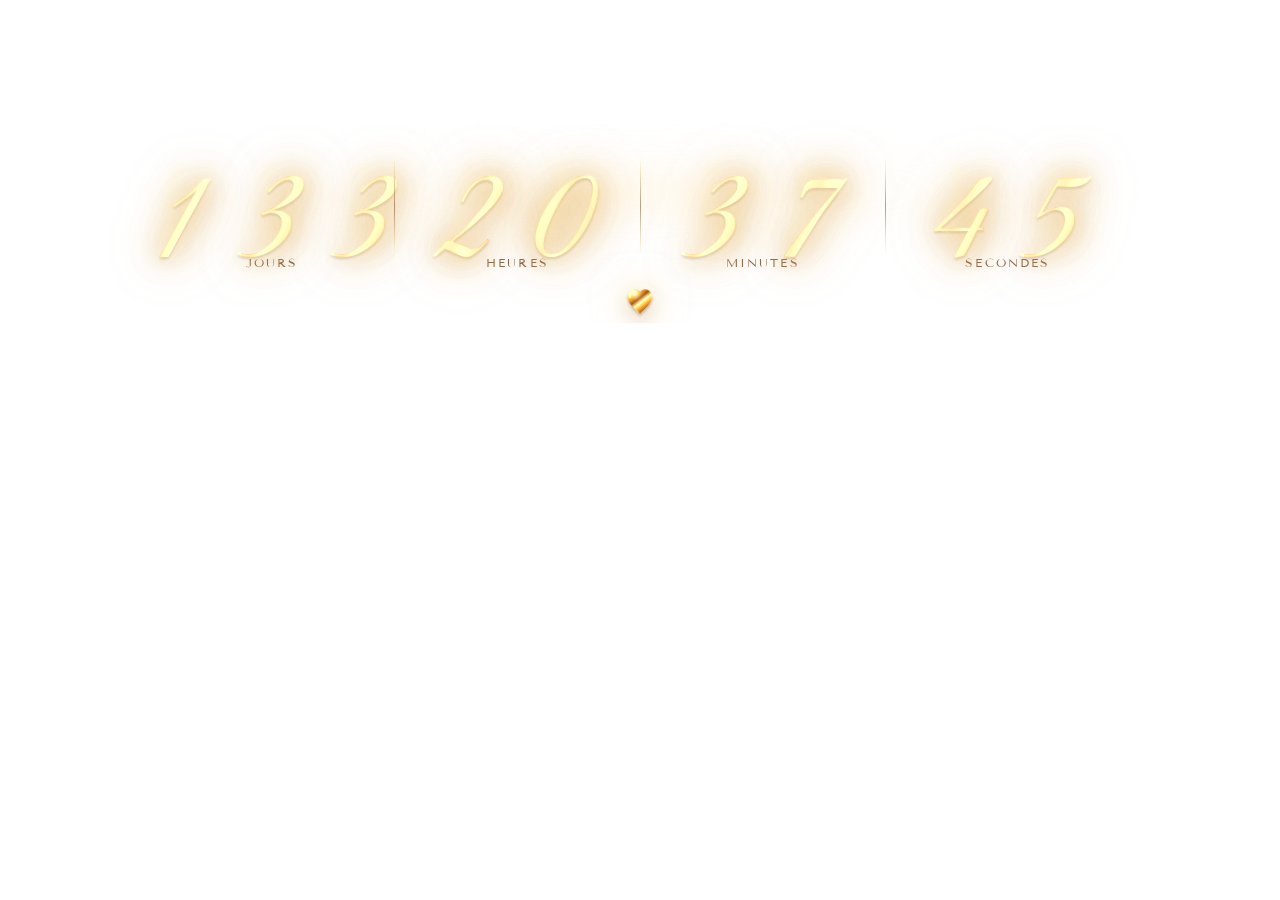
<file: countdown/index.html>
<!doctype html>
<html lang="fr">
<head>
<meta charset="utf-8" />
<meta name="viewport" content="width=device-width, initial-scale=1" />
<title>Eventia Signature · Compte à rebours</title>
<link href="https://fonts.googleapis.com/css2?family=Cormorant+Garamond:wght@500;600;700&family=Great+Vibes&family=Tenor+Sans&display=swap" rel="stylesheet">
<style>
:root{
  --gold-deep:#7a4519;
  --gold-mid:#b97828;
  --gold-light:#f2d58a;
  --gold-soft:#d9ad55;
  --brown:#6b3f1c;
  --line:rgba(176,124,52,.62);
  --gold-text:linear-gradient(115deg,#5b2f12 0%,#9a5a1f 12%,#f9dc8d 28%,#b87627 43%,#fff4bd 52%,#c88a31 62%,#7b4317 75%,#edc96e 88%,#5a2d10 100%);
}

*{box-sizing:border-box}
html,body{margin:0;width:100%;min-height:100%;background:transparent;color:var(--brown);overflow:hidden;}
body{display:grid;place-items:start center;padding-top:12vh;}
.stage{
  width:min(1040px,100vw);
  padding:34px clamp(14px,3vw,28px) 8px;
  position:relative;
  isolation:isolate;
  background:transparent;
}
.stage::before{
  content:"";
  position:absolute;
  left:2%;right:2%;top:8%;height:62%;
  z-index:-2;
  background:radial-gradient(ellipse at center,rgba(255,243,218,.58) 0%,rgba(255,248,236,.25) 42%,rgba(255,255,255,0) 72%);
  filter:blur(8px);
  opacity:.82;
  animation:haloBreath 7s ease-in-out infinite alternate;
}
@keyframes haloBreath{from{opacity:.48;transform:scale(.99)}to{opacity:.88;transform:scale(1.015)}}
.counter{
  display:grid;
  grid-template-columns:minmax(176px,1fr) 1px minmax(150px,1fr) 1px minmax(150px,1fr) 1px minmax(150px,1fr);
  align-items:center;
  width:100%;
  max-width:980px;
  margin:0 auto;
}
.sep{
  width:1px;
  height:96px;
  justify-self:center;
  background:linear-gradient(180deg,transparent 0%,rgba(217,173,85,.45) 18%,rgba(116,68,28,.7) 50%,rgba(217,173,85,.45) 82%,transparent 100%);
  opacity:.74;
}
.unit{
  min-width:0;
  text-align:center;
  padding:0 18px;
  position:relative;
}
.value{
  height:116px;
  display:flex;
  align-items:center;
  justify-content:center;
  gap:clamp(7px,1.2vw,15px);
  overflow:visible;
  white-space:nowrap;
}
.digit{
  position:relative;
  display:inline-grid;
  place-items:center;
  min-width:clamp(48px,7vw,78px);
  height:116px;
  padding:10px 2px 12px;
  overflow:visible;
  perspective:900px;
  transform-style:preserve-3d;
}
.digit span{
  display:block;
  font-family:'Chopin Script','ChopinScript','Great Vibes','Cormorant Garamond',serif;
  font-size:clamp(88px,12vw,138px);
  line-height:1;
  font-weight:400;
  letter-spacing:.025em;
  padding:.03em .02em .08em;
  overflow:visible;
  color:transparent;
  background:
    var(--gold-text);
  -webkit-background-clip:text;
  background-clip:text;
  filter:drop-shadow(0 2px 1px rgba(91,47,14,.24)) drop-shadow(0 0 20px rgba(211,154,58,.58)) brightness(1.1);
  text-shadow:0 0 1px rgba(255,244,196,.8),0 0 18px rgba(255,229,148,.5),0 0 32px rgba(188,130,46,.42),0 0 48px rgba(244,212,139,.22);
  transform-origin:center 54%;
  animation:goldBreath 5.8s ease-in-out infinite;
}
.digit::after{
  content:"";
  position:absolute;
  inset:18% 14%;
  background:linear-gradient(100deg,transparent 0%,rgba(255,238,177,.0) 32%,rgba(255,241,184,.42) 48%,rgba(255,241,184,.0) 64%,transparent 100%);
  mix-blend-mode:screen;
  opacity:.36;
  transform:translateX(-12%);
  pointer-events:none;
  animation:sheen 9.5s ease-in-out infinite;
}
@keyframes sheen{0%,100%{opacity:.28;transform:translateX(-18%)}45%{opacity:.46;transform:translateX(0)}70%{opacity:.68;transform:translateX(22%)}88%{opacity:.34;transform:translateX(38%)}}
@keyframes goldBreath{0%,100%{filter:drop-shadow(0 2px 1px rgba(91,47,14,.22)) drop-shadow(0 0 17px rgba(207,153,69,.44)) brightness(1.06);transform:translateY(0) scale(1)}50%{filter:drop-shadow(0 2px 1px rgba(91,47,14,.24)) drop-shadow(0 0 30px rgba(221,174,83,.7)) brightness(1.18);transform:translateY(-1px) scale(1.012)}}
.digit.flipping span{
  animation:goldBreath 5.8s ease-in-out infinite, elegantFlip .78s cubic-bezier(.18,.74,.14,1) 1;
}
@keyframes elegantFlip{
  0%{transform:rotateX(0deg) translateY(0) scale(1)}
  30%{transform:rotateX(-42deg) translateY(-3px) scale(.99)}
  62%{transform:rotateX(24deg) translateY(2px) scale(1.006)}
  100%{transform:rotateX(0deg) translateY(0) scale(1)}
}
.label{
  font-family:'Tenor Sans',serif;
  font-size:clamp(9px,1.05vw,12px);
  line-height:1.12;
  letter-spacing:.18em;
  text-transform:uppercase;
  color:rgba(104,64,29,.78);
  text-shadow:0 0 7px rgba(191,135,53,.13);
  font-weight:500;
  margin-top:-2px;
}
.heartWrap{
  position:relative;
  width:100%;
  max-width:980px;
  margin:18px auto 0;
  height:28px;
  pointer-events:none;
}
.goldHeart{
  position:absolute;
  left:50%;
  top:50%;
  width:30px;
  height:30px;
  overflow:visible;
  transform:translate(-50%,-50%);
  transform-origin:center 58%;
  filter:
    drop-shadow(0 2px 1px rgba(91,47,14,.28))
    drop-shadow(0 9px 9px rgba(92,52,17,.16))
    drop-shadow(0 0 18px rgba(224,174,78,.55))
    brightness(1.12) saturate(1.12);
  animation:heartBounce 3.6s cubic-bezier(.22,.76,.28,1) infinite;
}
@keyframes heartBounce{
  0%,100%{transform:translate(-50%,-50%) translateY(0) scale(.98);opacity:.95;filter:drop-shadow(0 2px 1px rgba(91,47,14,.26)) drop-shadow(0 9px 9px rgba(92,52,17,.14)) drop-shadow(0 0 16px rgba(224,174,78,.48)) brightness(1.08) saturate(1.08)}
  38%{transform:translate(-50%,-50%) translateY(-7px) scale(1.07);opacity:1;filter:drop-shadow(0 4px 2px rgba(91,47,14,.24)) drop-shadow(0 15px 13px rgba(92,52,17,.13)) drop-shadow(0 0 26px rgba(245,202,105,.72)) brightness(1.2) saturate(1.18)}
  58%{transform:translate(-50%,-50%) translateY(2px) scale(.96)}
  72%{transform:translate(-50%,-50%) translateY(-2px) scale(1.01)}
}
50%{transform:translate(-50%,-50%) scale(1.045);opacity:1}}
.particles{position:absolute;inset:0;pointer-events:none;overflow:hidden;z-index:-1;}
.p{
  position:absolute;
  width:2px;height:2px;border-radius:50%;
  background:rgba(173,116,38,.42);
  box-shadow:0 0 8px rgba(214,166,80,.38);
  opacity:0;
  animation:float var(--d) linear infinite;
}
.p:nth-child(3n){width:1.5px;height:1.5px;background:rgba(112,65,23,.28)}
.p:nth-child(4n){width:2.5px;height:2.5px;background:rgba(218,173,86,.35)}
@keyframes float{
  0%{transform:translateY(36px) translateX(0) scale(.8);opacity:0}
  20%{opacity:.42}
  70%{opacity:.34}
  100%{transform:translateY(-130px) translateX(var(--x)) scale(1.05);opacity:0}
}
@media(max-width:640px){
  body{padding-top:12vh;}
  .stage{
    width:100vw;
    max-width:100vw;
    padding:26px 12px 36px;
    overflow:visible;
  }
  .stage::before{left:0;right:0;top:10%;height:52%;filter:blur(7px)}
  .counter{
    width:100%;
    max-width:calc(100vw - 18px);
    grid-template-columns:minmax(128px,1.38fr) 1px minmax(76px,1fr) 1px minmax(76px,1fr) 1px minmax(80px,1fr);
    column-gap:0;
    overflow:visible;
  }
  .unit{padding:0 8px;overflow:visible;}
  .unit-0{padding-left:4px;padding-right:28px;}
  .unit-1,.unit-2{padding-left:13px;padding-right:13px;}
  .unit-3{padding-left:14px;padding-right:2px;}
  .sep{height:76px;align-self:center;transform:translateY(-2px);}
  .value{height:108px;gap:4px;overflow:visible;}
  .unit-0 .value{gap:6px;justify-content:center;}
  .unit-1 .value,.unit-2 .value,.unit-3 .value{justify-content:center;}
  .digit{
    min-width:32px;
    height:108px;
    padding:16px 1px 18px;
    overflow:visible;
  }
  .unit-0 .digit{min-width:33px;}
  .digit span{
    font-size:clamp(56px,14.7vw,74px);
    letter-spacing:.012em;
    padding:.09em .07em .16em;
    line-height:1.16;
    overflow:visible;
  }
  .label{font-size:8px;letter-spacing:.13em;margin-top:-3px;white-space:nowrap;}
  .heartWrap{margin-top:12px;max-width:calc(100vw - 18px);height:24px;}
  .goldHeart{width:22px;height:22px;}
}
@media(max-width:390px){
  .stage{padding-left:10px;padding-right:10px;}
  .counter{max-width:calc(100vw - 16px);grid-template-columns:minmax(122px,1.38fr) 1px minmax(72px,1fr) 1px minmax(72px,1fr) 1px minmax(76px,1fr);}
  .heartWrap{max-width:calc(100vw - 16px);height:24px;}
  .unit{padding-left:6px;padding-right:6px;}
  .unit-0{padding-left:3px;padding-right:26px;}
  .unit-1,.unit-2{padding-left:11px;padding-right:11px;}
  .unit-3{padding-left:12px;padding-right:1px;}
  .digit{min-width:30px;height:104px;}
  .unit-0 .digit{min-width:31px;}
  .digit span{font-size:clamp(52px,14.2vw,66px);padding:.1em .075em .17em;line-height:1.18;}
  .label{font-size:7.5px;letter-spacing:.12em;}
  .sep{height:70px;}
}
@media(max-width:360px){
  .counter{grid-template-columns:minmax(115px,1.34fr) 1px minmax(66px,1fr) 1px minmax(66px,1fr) 1px minmax(70px,1fr);}
  .unit-0{padding-right:23px;}
  .unit-1,.unit-2{padding-left:9px;padding-right:9px;}
  .unit-3{padding-left:10px;}
  .digit{min-width:28px;height:100px;}
  .unit-0 .digit{min-width:29px;}
  .digit span{font-size:48px;line-height:1.18;padding:.1em .075em .17em;}
  .label{font-size:7px;letter-spacing:.1em;}
}

/* EVENTIA V6 COMPACT: garder seulement un saut de ligne après le cœur */
.stage{padding-bottom:8px!important;}
.heartWrap{margin-bottom:0!important;}
</style>
</head>
<body>
<section class="stage" aria-label="Compte à rebours Eventia Signature">
  <div class="particles" id="particles"></div>
  <div class="counter" id="counter"></div>
  <div class="heartWrap" aria-hidden="true">
    <svg class="goldHeart" viewBox="0 0 64 58" role="img">
      <defs>
        <linearGradient id="heartGold" x1="12" y1="3" x2="54" y2="57" gradientUnits="userSpaceOnUse">
          <stop offset="0" stop-color="#fff8ce"/>
          <stop offset=".12" stop-color="#ffe9a4"/>
          <stop offset=".25" stop-color="#d99a34"/>
          <stop offset=".40" stop-color="#8a4c18"/>
          <stop offset=".53" stop-color="#fff0b2"/>
          <stop offset=".66" stop-color="#d99b36"/>
          <stop offset=".82" stop-color="#7b4215"/>
          <stop offset="1" stop-color="#f3cf74"/>
        </linearGradient>
        <radialGradient id="heartShine" cx="22" cy="13" r="25" gradientUnits="userSpaceOnUse">
          <stop offset="0" stop-color="#fffbe2" stop-opacity=".96"/>
          <stop offset=".30" stop-color="#fff1b4" stop-opacity=".44"/>
          <stop offset=".58" stop-color="#fff1b4" stop-opacity=".12"/>
          <stop offset="1" stop-color="#fff1b4" stop-opacity="0"/>
        </radialGradient>
        <linearGradient id="heartEdge" x1="7" y1="8" x2="58" y2="56" gradientUnits="userSpaceOnUse">
          <stop offset="0" stop-color="#fff3b8" stop-opacity=".9"/>
          <stop offset=".30" stop-color="#b46b21" stop-opacity=".7"/>
          <stop offset=".62" stop-color="#fff2b5" stop-opacity=".85"/>
          <stop offset="1" stop-color="#6f3812" stop-opacity=".9"/>
        </linearGradient>
        <filter id="heartInset" x="-20%" y="-20%" width="140%" height="140%">
          <feGaussianBlur in="SourceAlpha" stdDeviation="1.1" result="blur"/>
          <feOffset dx="0" dy="1" result="offset"/>
          <feComposite in="offset" in2="SourceAlpha" operator="arithmetic" k2="-1" k3="1" result="innerShadow"/>
          <feColorMatrix in="innerShadow" type="matrix" values="0 0 0 0 0.42 0 0 0 0 0.22 0 0 0 0 0.06 0 0 0 .45 0"/>
          <feBlend in="SourceGraphic" mode="multiply"/>
        </filter>
      </defs>
      <path d="M32 56C23.1 47.5 6 34.3 6 19.5C6 10.9 12.4 4.5 20.7 4.5C25.5 4.5 29.4 6.9 32 10.5C34.6 6.9 38.5 4.5 43.3 4.5C51.6 4.5 58 10.9 58 19.5C58 34.3 40.9 47.5 32 56Z" fill="url(#heartGold)" filter="url(#heartInset)"/>
      <path d="M32 56C23.1 47.5 6 34.3 6 19.5C6 10.9 12.4 4.5 20.7 4.5C25.5 4.5 29.4 6.9 32 10.5C34.6 6.9 38.5 4.5 43.3 4.5C51.6 4.5 58 10.9 58 19.5C58 34.3 40.9 47.5 32 56Z" fill="url(#heartShine)"/>
      <path d="M32 56C23.1 47.5 6 34.3 6 19.5C6 10.9 12.4 4.5 20.7 4.5C25.5 4.5 29.4 6.9 32 10.5C34.6 6.9 38.5 4.5 43.3 4.5C51.6 4.5 58 10.9 58 19.5C58 34.3 40.9 47.5 32 56Z" fill="none" stroke="url(#heartEdge)" stroke-width="1.7" opacity=".72"/>
      <path d="M18.8 10.2C13.3 11.7 10.5 15.9 11 21.1" fill="none" stroke="#fff8d2" stroke-width="3.2" stroke-linecap="round" opacity=".78"/>
      <path d="M40.8 9.4C46.7 9.9 52.3 14.7 52.2 21.1" fill="none" stroke="#7b4215" stroke-width="1.8" stroke-linecap="round" opacity=".2"/>
    </svg>
  </div>
</section>
<script>
// Modifie cette ligne pour programmer le compteur sur la date souhaitée.
const target = new Date('2027-04-17T15:00:00');
const labels = ['JOURS','HEURES','MINUTES','SECONDES'];
let previous = [];
const counter = document.getElementById('counter');
function splitDigits(v, min){return String(v).padStart(min,'0').split('')}
function values(){
  const diff = Math.max(0, target - new Date());
  const s = Math.floor(diff/1000);
  return [Math.floor(s/86400), Math.floor((s%86400)/3600), Math.floor((s%3600)/60), s%60];
}
function render(){
  const vals = values();
  counter.innerHTML = '';
  vals.forEach((val,i)=>{
    const unit = document.createElement('div');
    unit.className = 'unit unit-' + i;
    const value = document.createElement('div');
    value.className = 'value';
    const chars = splitDigits(val, i===0 ? 3 : 2);
    chars.forEach((ch,idx)=>{
      const d = document.createElement('div');
      d.className = 'digit';
      if(previous[i] && previous[i][idx] !== ch) d.classList.add('flipping');
      const sp = document.createElement('span');
      sp.textContent = ch;
      d.appendChild(sp);
      value.appendChild(d);
    });
    const lab = document.createElement('div');
    lab.className = 'label';
    lab.textContent = labels[i];
    unit.appendChild(value);
    unit.appendChild(lab);
    counter.appendChild(unit);
    if(i < 3){
      const sep = document.createElement('div');
      sep.className = 'sep';
      counter.appendChild(sep);
    }
  });
  previous = vals.map((v,i)=>splitDigits(v, i===0 ? 3 : 2));
}
function makeParticles(){
  const wrap = document.getElementById('particles');
  const total = window.innerWidth < 640 ? 26 : 34;
  for(let i=0;i<total;i++){
    const p = document.createElement('i');
    p.className = 'p';
    p.style.left = (4 + Math.random()*92) + '%';
    p.style.top = (24 + Math.random()*32) + '%';
    p.style.setProperty('--d', (12 + Math.random()*10) + 's');
    p.style.setProperty('--x', (-22 + Math.random()*44) + 'px');
    p.style.animationDelay = (-Math.random()*14) + 's';
    wrap.appendChild(p);
  }
}
makeParticles();
render();
setInterval(render,1000);
</script>
</body>
</html>
</file>
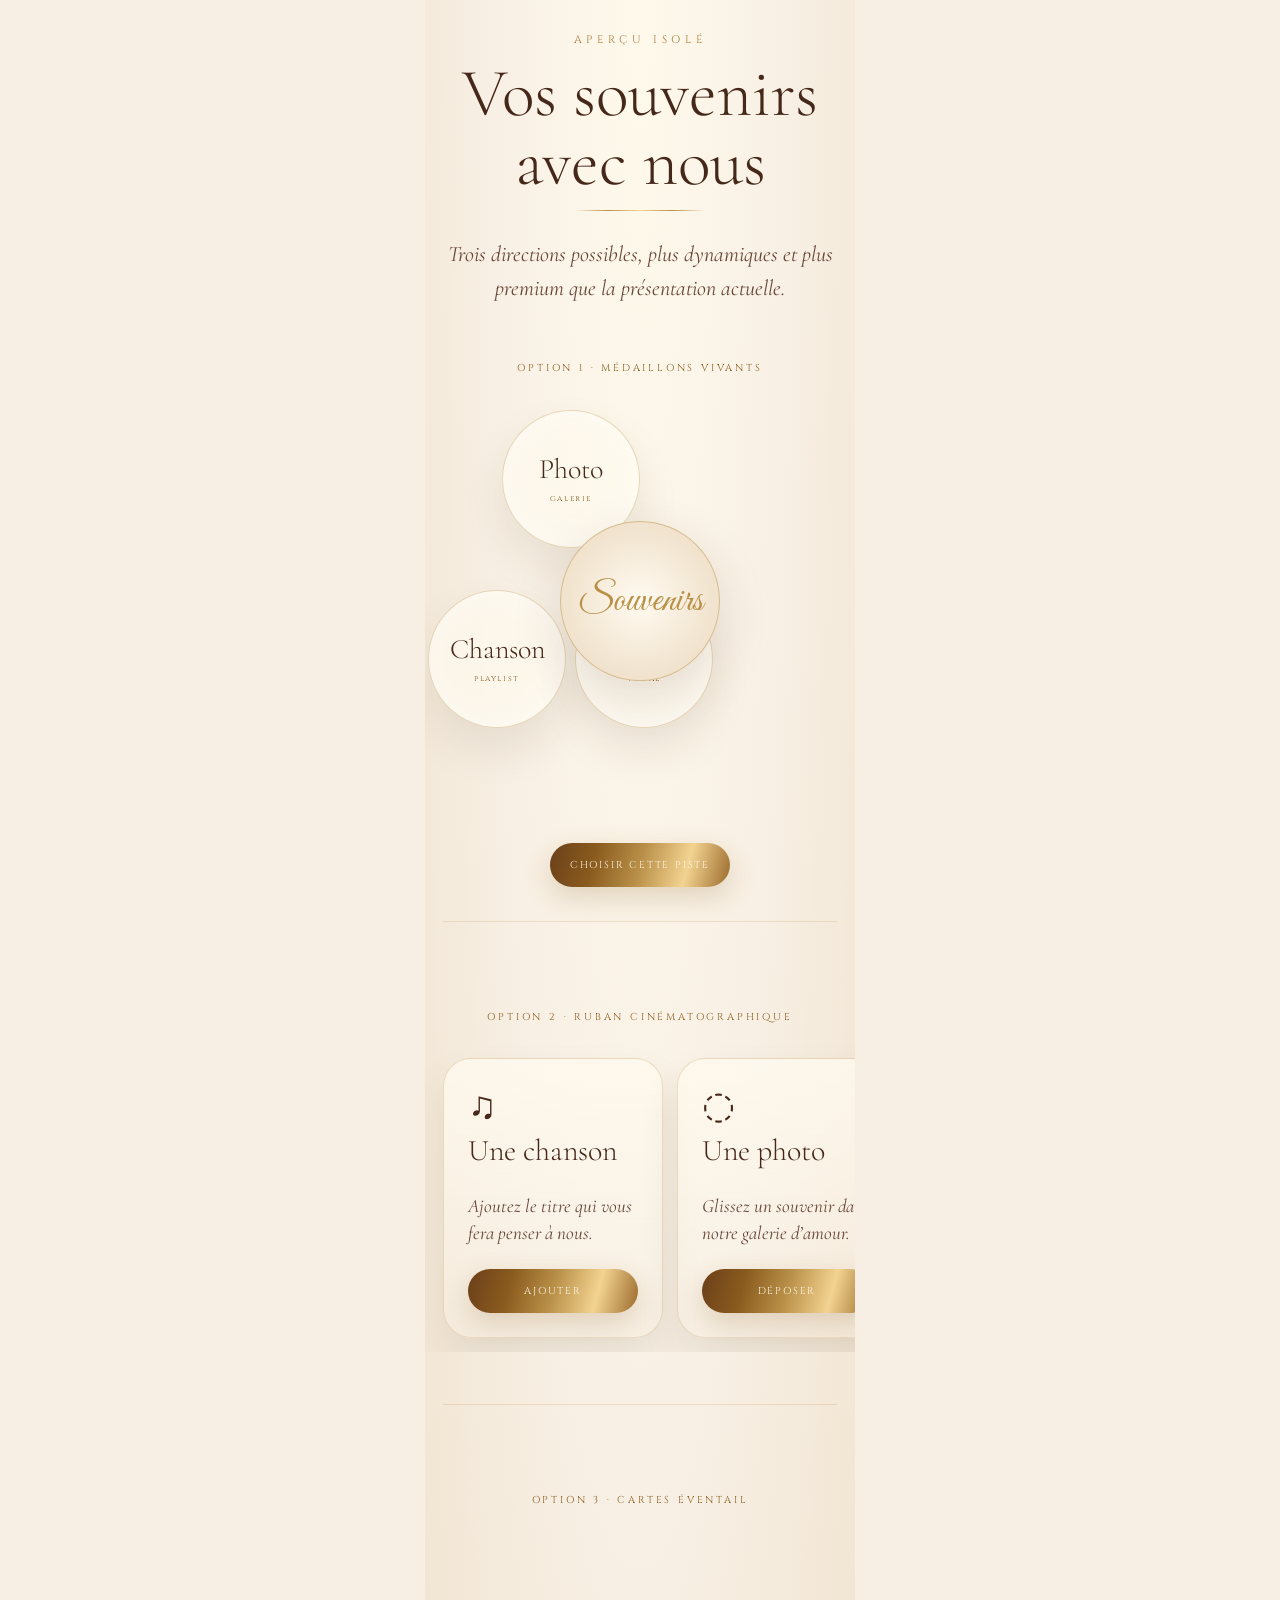
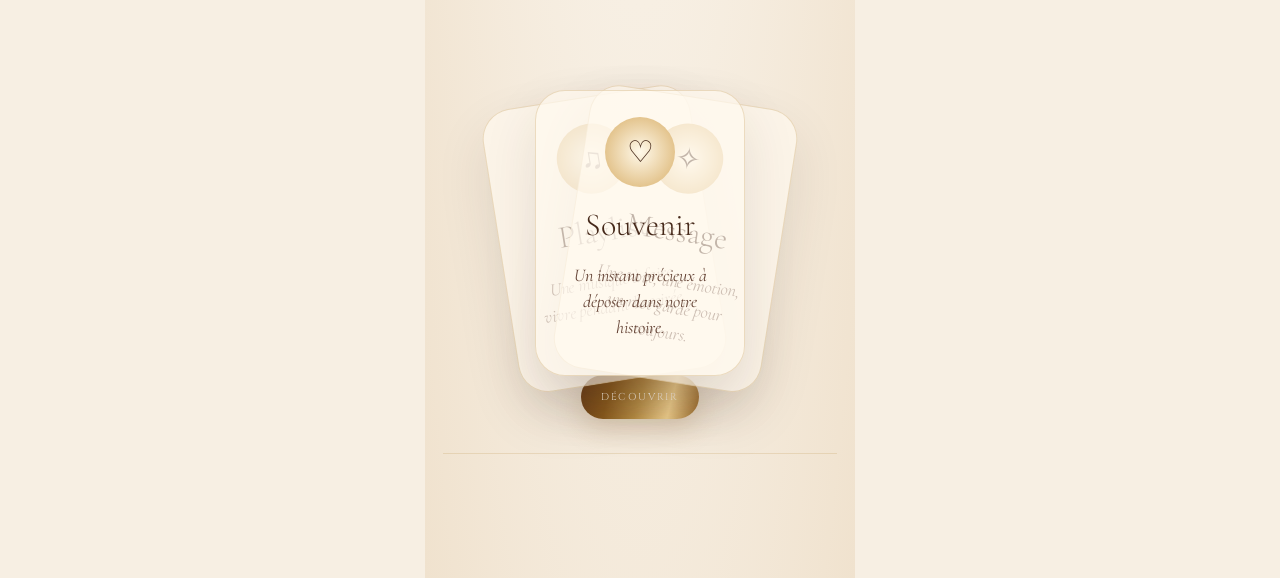
<file: souvenirs-options.html>
<!doctype html><html lang="fr"><head><meta charset="utf-8"><meta name="viewport" content="width=device-width,initial-scale=1"><title>Options Vos souvenirs avec nous</title><link href="https://fonts.googleapis.com/css2?family=Cinzel:wght@400;500&family=Cormorant+Garamond:ital,wght@0,300;0,400;1,300;1,400&family=Great+Vibes&display=swap" rel="stylesheet"><style>
*{box-sizing:border-box}body{margin:0;background:#F7EFE3;color:#452819;font-family:'Cormorant Garamond',serif}.phone{max-width:430px;margin:0 auto;background:radial-gradient(ellipse at 50% 0%,#fff9ec 0,#F7EFE3 52%,#f0e2ce 100%);min-height:100vh;padding:32px 18px 70px;overflow:hidden}.k{font-family:Cinzel,serif;font-size:11px;letter-spacing:.42em;color:#A77A35;text-align:center}.t{font-size:clamp(42px,12vw,68px);font-weight:300;line-height:1.02;text-align:center;margin:12px 0}.copy{font-style:italic;font-size:22px;line-height:1.55;text-align:center;color:#674638}.line{width:130px;height:1px;margin:0 auto 26px;background:linear-gradient(90deg,transparent,#B99048,#F3D391,#B99048,transparent)}section{margin:0 0 54px;padding:34px 0;border-bottom:1px solid rgba(185,144,72,.22)}.label{font-family:Cinzel,serif;font-size:10px;letter-spacing:.28em;color:#8A5B1E;text-align:center;margin:0 0 20px}.gold{background:linear-gradient(105deg,#6B3F1A,#8A5B1E,#B99048,#F3D391,#9A6A2C);color:#fff7e8;border:0;border-radius:999px;min-height:44px;padding:0 20px;font-family:Cinzel,serif;font-size:10px;letter-spacing:.18em;text-transform:uppercase;display:inline-flex;align-items:center;justify-content:center;text-decoration:none;box-shadow:0 10px 28px rgba(138,91,30,.22)}
/* option 1 */.orbital{position:relative;height:430px;margin-top:12px}.orb{position:absolute;left:50%;top:48%;width:138px;height:138px;margin:-69px;border-radius:50%;background:rgba(255,250,239,.64);border:1px solid rgba(185,144,72,.32);box-shadow:0 22px 45px rgba(69,40,25,.09),inset 0 0 28px rgba(255,255,255,.5);display:flex;align-items:center;justify-content:center;text-align:center;animation:float 5s ease-in-out infinite}.orb b{font-size:28px;font-weight:300;display:block}.orb small{font-family:Cinzel,serif;font-size:8px;letter-spacing:.2em;color:#8A5B1E}.orb:nth-child(1){transform:translate(-50%,-122px);animation-delay:0s}.orb:nth-child(2){transform:translate(-143px,58px);animation-delay:.4s}.orb:nth-child(3){transform:translate(4px,58px);animation-delay:.8s}.center-med{position:absolute;left:50%;top:48%;transform:translate(-50%,-50%);width:160px;height:160px;border-radius:50%;background:radial-gradient(circle,#fffaf0,#ead8bd);border:1px solid rgba(185,144,72,.48);display:grid;place-items:center;text-align:center;box-shadow:0 18px 52px rgba(69,40,25,.14)}.center-med span{font-family:Great Vibes,cursive;font-size:38px;color:#B99048}@keyframes float{0%,100%{margin-top:0}50%{margin-top:-10px}}
/* option 2 */.film{display:flex;gap:14px;overflow:hidden;margin:18px -18px;padding:14px 18px}.tile{min-width:220px;height:280px;border-radius:28px;background:linear-gradient(180deg,rgba(255,250,239,.78),rgba(247,239,227,.42));border:1px solid rgba(185,144,72,.26);box-shadow:0 22px 42px rgba(69,40,25,.09);padding:24px;display:flex;flex-direction:column;justify-content:space-between;animation:slide 18s linear infinite}.tile:nth-child(2){animation-delay:-6s}.tile:nth-child(3){animation-delay:-12s}.ico{font-size:38px}.tile h3{font-size:30px;font-weight:300;margin:0}.tile p{font-size:19px;font-style:italic;line-height:1.45;color:#674638}@keyframes slide{0%{transform:translateX(0)}50%{transform:translateX(-90px)}100%{transform:translateX(0)}}
/* option 3 */.fan{position:relative;height:430px;margin-top:16px}.card{position:absolute;left:50%;top:38%;width:210px;height:286px;margin-left:-105px;border-radius:30px;background:rgba(255,250,239,.68);border:1px solid rgba(185,144,72,.28);box-shadow:0 24px 54px rgba(69,40,25,.12);padding:26px;text-align:center;transition:.45s;animation:breathe 4.5s ease-in-out infinite}.card:nth-child(1){transform:rotate(-9deg) translateX(-36px);animation-delay:0s}.card:nth-child(2){transform:rotate(0deg);z-index:2;animation-delay:.4s}.card:nth-child(3){transform:rotate(9deg) translateX(36px);animation-delay:.8s}.card h3{font-size:32px;font-weight:300;margin:18px 0 10px}.card p{font-style:italic;font-size:18px;line-height:1.45;color:#674638}.round{width:70px;height:70px;border-radius:50%;margin:0 auto;background:radial-gradient(circle,#fff9ea,#D8AE67);display:grid;place-items:center;font-size:30px}@keyframes breathe{50%{margin-top:-10px}}
.choice{text-align:center;margin-top:18px}</style></head><body><main class="phone"><div class="k">APERÇU ISOLÉ</div><h1 class="t">Vos souvenirs avec nous</h1><div class="line"></div><p class="copy">Trois directions possibles, plus dynamiques et plus premium que la présentation actuelle.</p><section><div class="label">OPTION 1 · MÉDAILLONS VIVANTS</div><div class="orbital"><div class="orb"><div><b>Photo</b><small>galerie</small></div></div><div class="orb"><div><b>Chanson</b><small>playlist</small></div></div><div class="orb"><div><b>Message</b><small>vocal</small></div></div><div class="center-med"><span>Souvenirs</span></div></div><div class="choice"><a class="gold">Choisir cette piste</a></div></section><section><div class="label">OPTION 2 · RUBAN CINÉMATOGRAPHIQUE</div><div class="film"><article class="tile"><div class="ico">♫</div><h3>Une chanson</h3><p>Ajoutez le titre qui vous fera penser à nous.</p><a class="gold">Ajouter</a></article><article class="tile"><div class="ico">◌</div><h3>Une photo</h3><p>Glissez un souvenir dans notre galerie d’amour.</p><a class="gold">Déposer</a></article><article class="tile"><div class="ico">✦</div><h3>Un vocal</h3><p>Laissez quelques mots à écouter après la fête.</p><a class="gold">Parler</a></article></div></section><section><div class="label">OPTION 3 · CARTES ÉVENTAIL</div><div class="fan"><article class="card"><div class="round">♫</div><h3>Playlist</h3><p>Une musique à faire vivre pendant la soirée.</p></article><article class="card"><div class="round">♡</div><h3>Souvenir</h3><p>Un instant précieux à déposer dans notre histoire.</p></article><article class="card"><div class="round">✧</div><h3>Message</h3><p>Une voix, une émotion, un mot gardé pour toujours.</p></article></div><div class="choice"><a class="gold">Découvrir</a></div></section></main></body></html>
</file>
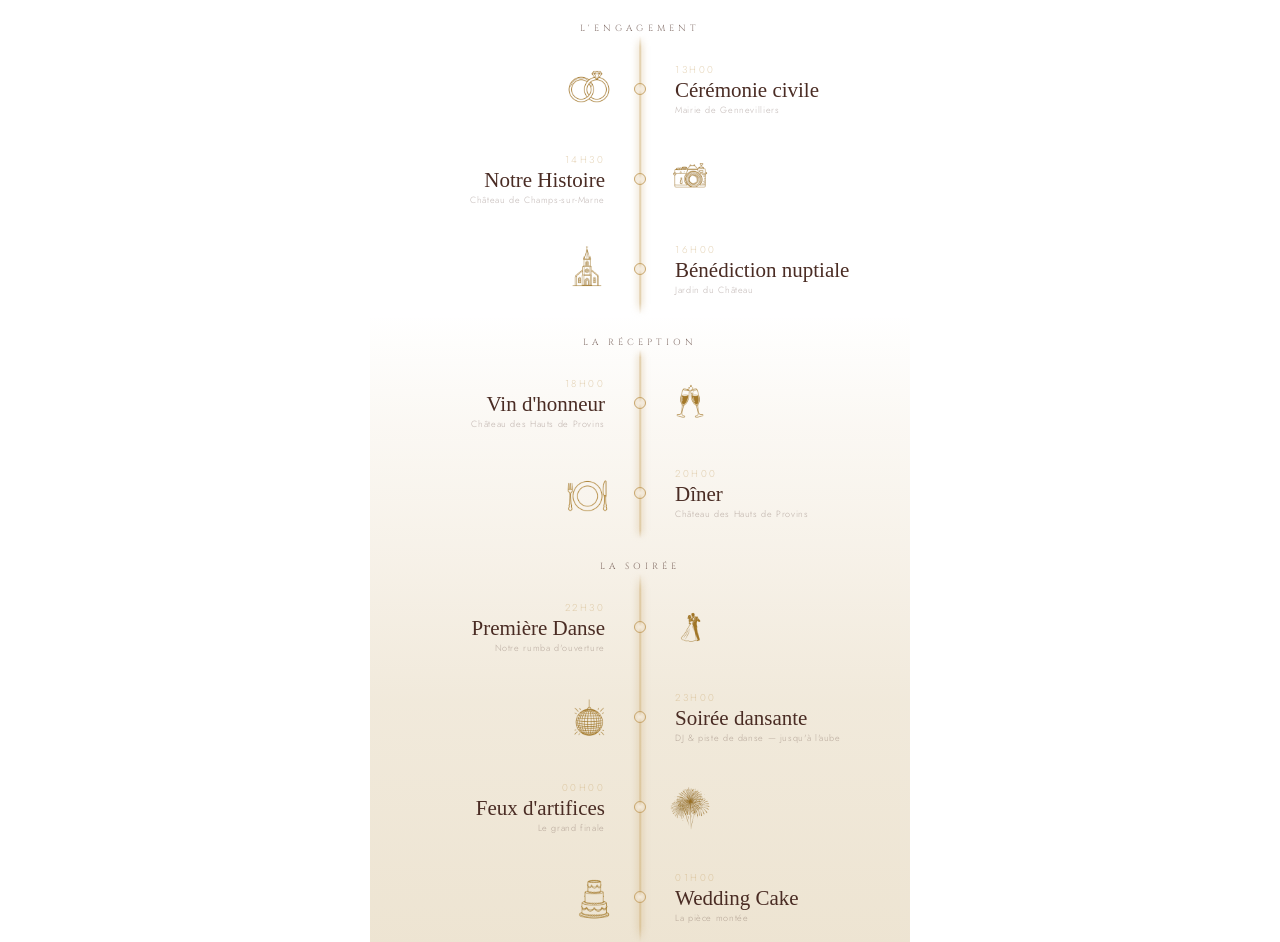
<file: timeline-B-v15c.html>
<!DOCTYPE html>
<html lang="fr">
<head>
<meta charset="UTF-8">
<meta name="viewport" content="width=device-width, initial-scale=1.0, maximum-scale=1.0">
<title>Programme du mariage</title>
<link href="https://fonts.googleapis.com/css2?family=Cinzel:wght@400&family=Jost:wght@200;300&display=swap" rel="stylesheet">
<link href="https://fonts.cdnfonts.com/css/chopin-script" rel="stylesheet">
<style>
*,*::before,*::after{margin:0;padding:0;box-sizing:border-box}
:root{--or:#C8A56A;--or-l:#D4B87A;--brun:#4A2C24}
body{font-family:'Jost',sans-serif;font-weight:200;color:var(--or);overflow-x:hidden;background:transparent}
.tl-page{max-width:540px;margin:0 auto}

.tl-section{position:relative;z-index:1;background:transparent}
.tl-section.s-reception{background:linear-gradient(180deg,transparent,rgba(200,165,106,.08) 50%,rgba(200,165,106,.14))}
.tl-section.s-soiree{background:linear-gradient(180deg,rgba(200,165,106,.14),rgba(185,148,76,.2) 40%,rgba(185,148,76,.25))}
.tl-section.s-lendemain{display:none!important}
.tl-section::before,.tl-section::after{display:none!important}

/* LABEL */
.tl-lbl{
  text-align:center;padding:22px 40px 2px;
  font-family:'Cinzel',serif;font-size:9px;
  letter-spacing:.45em;text-transform:uppercase;
  color:var(--brun);opacity:0;
  transition:opacity .9s ease,transform .9s ease;
  transform:translateY(10px);
}
.tl-lbl.vis{opacity:.65;transform:translateY(0)}

/* WRAP */
.tl-wrap{position:relative;padding:8px 0 0}

/* AXE */
.tl-axis{
  position:absolute;left:50%;top:0;bottom:0;
  width:1.5px;transform:translateX(-50%);
  z-index:1;overflow:visible;
  animation:lB 4s ease-in-out infinite;
}
.tl-axis::before{
  content:'';position:absolute;inset:0;
  background:linear-gradient(180deg,transparent,rgba(200,165,106,.45) 4%,rgba(200,165,106,.45) 96%,transparent);
}
.tl-axis::after{
  content:'';position:absolute;left:-2px;top:0;right:-2px;bottom:0;
  background:linear-gradient(180deg,transparent,rgba(200,165,106,.3) 4%,rgba(200,165,106,.3) 96%,transparent);
  filter:blur(3px);animation:gB 4s ease-in-out infinite;mix-blend-mode:screen;
}
@keyframes lB{0%,100%{width:1.5px;opacity:.7}50%{width:2.5px;opacity:1}}
@keyframes gB{0%,100%{opacity:0}50%{opacity:.8}}

/* GOUTTE */
.drop-wrap{position:absolute;left:50%;top:0;bottom:0;width:0;transform:translateX(-50%);z-index:3;pointer-events:none;overflow:visible}
.drop{
  position:absolute;left:50%;transform:translateX(-50%);
  width:6px;height:6px;border-radius:50%;
  background:radial-gradient(circle,#fff,var(--or-l) 40%,var(--or));
  box-shadow:0 0 8px 3px rgba(200,165,106,.9),0 0 20px 6px rgba(200,165,106,.4);
  animation:dF var(--fd,9s) ease-in-out var(--fde,0s) infinite;opacity:0;
}
.drop::after{
  content:'';position:absolute;left:50%;transform:translateX(-50%);
  top:-22px;width:2px;height:22px;
  background:linear-gradient(transparent,rgba(200,165,106,.55));
  filter:blur(.4px);
}
@keyframes dF{
  0%{top:-3%;opacity:0;transform:translateX(-50%) scale(.4)}
  6%{opacity:1;transform:translateX(-50%) scale(1)}
  92%{opacity:.85}100%{top:103%;opacity:0;transform:translateX(-50%) scale(.6)}
}

/* ════════════════════════════════════════
   ITEM — hauteur FIXE 90px, pas de flex stretch
   Le dot est en position:absolute centré
   ════════════════════════════════════════ */
.tl-item{
  display:grid;
  grid-template-columns:1fr 44px 1fr;
  height:90px;
  padding:0 10px;
  position:relative;z-index:2;opacity:0;
  overflow:visible;
}
.tl-item.l{transform:translateX(-26px)}
.tl-item.r{transform:translateX(26px)}
.tl-item{transition:opacity .85s cubic-bezier(.16,1,.3,1),transform .85s cubic-bezier(.16,1,.3,1)}
.tl-item.vis{opacity:1;transform:translateX(0)}

/* Ordres */
.tl-item.l .col-icon{order:0;display:flex;align-items:center;justify-content:flex-end}
.tl-item.l .col-dot {order:1}
.tl-item.l .col-text{order:2;padding-left:13px;text-align:left}
.tl-item.r .col-text{order:0;padding-right:13px;text-align:right}
.tl-item.r .col-dot {order:1}
.tl-item.r .col-icon{order:2;display:flex;align-items:center;justify-content:flex-start}

/* COL-TEXT : centrage vertical dans la hauteur fixe */
.col-text{
  display:flex;flex-direction:column;
  justify-content:center;
  height:100%;overflow:hidden;
}

/* COL-DOT : absolu parfaitement centré */
.col-dot{
  position:relative;
  height:100%;
}
.dot{
  position:absolute;
  top:50%;left:50%;
  transform:translate(-50%,-50%);
  width:12px;height:12px;border-radius:50%;
  border:1.5px solid var(--or);
  background:radial-gradient(circle,rgba(247,239,227,.95),rgba(200,165,106,.15));
  animation:dB 4s ease-in-out var(--dd,0s) infinite;
  transition:all .4s cubic-bezier(.16,1,.3,1);
  z-index:5;
}
@keyframes dB{
  0%,100%{box-shadow:0 0 0 0 rgba(200,165,106,0),0 0 4px rgba(200,165,106,.2);border-color:rgba(200,165,106,.6)}
  50%{box-shadow:0 0 0 4px rgba(200,165,106,.12),0 0 12px rgba(200,165,106,.55);border-color:rgba(200,165,106,1)}
}
.dot::before,.dot::after{content:'';position:absolute;border-radius:50%;border:.4px solid var(--or);opacity:0}
.dot::before{top:-7px;left:-7px;width:26px;height:26px;animation:rP 2.8s ease-in-out infinite}
.dot::after{top:-13px;left:-13px;width:38px;height:38px;animation:rP 2.8s ease-in-out .9s infinite}
@keyframes rP{0%,100%{transform:scale(.6);opacity:0}50%{transform:scale(1);opacity:.18}}
.dot.lit{
  background:radial-gradient(circle,#fff,var(--or-l) 50%,var(--or));
  border-color:var(--or-l);
  box-shadow:0 0 0 5px rgba(200,165,106,.15),0 0 18px rgba(200,165,106,.85),0 0 34px rgba(200,165,106,.3);
}
.tl-item:hover .dot{
  background:radial-gradient(circle,var(--or-l),var(--or));
  border-color:var(--or-l);
  box-shadow:0 0 0 5px rgba(200,165,106,.12),0 0 20px rgba(200,165,106,.8),0 0 40px rgba(200,165,106,.2);
}
.tl-item:hover .dot::before{animation:none;opacity:.35;transform:scale(1)}
.tl-item:hover .dot::after{animation:none;opacity:.14;transform:scale(1)}

/* ICÔNE */
.icon-img{
  width:56px;height:56px;object-fit:contain;
  opacity:0;transform:scale(.8) rotate(-6deg);
  transition:opacity .7s cubic-bezier(.34,1.56,.64,1),transform .7s cubic-bezier(.34,1.56,.64,1),filter .4s ease;
  transition-delay:.18s;
  position:relative;z-index:1;
}
.tl-item.vis .icon-img{opacity:1;transform:scale(1) rotate(0deg)}
.tl-item:hover .icon-img{
  filter:drop-shadow(0 0 7px rgba(200,165,106,.9)) brightness(1.05);
  transform:scale(1.1) rotate(0deg);
}

/* TEXTES */
.tl-time{font-size:10px;letter-spacing:2.5px;text-transform:uppercase;opacity:.47;margin-bottom:2px;font-weight:300}
.tl-label{
  font-family:'Chopin Script',cursive;
  font-size:21px;font-weight:400;
  line-height:1.1;white-space:nowrap;
  color:var(--brun);
  transition:text-shadow .4s ease;
}
.tl-item:hover .tl-label{text-shadow:0 0 18px rgba(200,165,106,.55)}
.tl-place{font-size:9px;letter-spacing:.07em;color:var(--brun);opacity:.33;margin-top:2px;font-weight:300;line-height:1.3}

::-webkit-scrollbar{width:2px}
::-webkit-scrollbar-thumb{background:rgba(200,165,106,.3)}
</style>
<style>html,body{overflow:hidden!important;scrollbar-width:none!important}::-webkit-scrollbar{display:none!important}</style>
<style id="eventia-v18-timeline-stability">html,body{margin:0!important;overflow:hidden!important;background:transparent!important;-webkit-text-size-adjust:100%;scrollbar-width:none!important;}body::-webkit-scrollbar{display:none!important}*,*::before,*::after{box-sizing:border-box}.timeline,.timeline *{max-width:100%;}</style>


<style id="timeline-v39-no-lendemain">html,body{background:transparent!important;overflow:hidden!important}.tl-section.s-lendemain{display:none!important}.tl-page{padding-bottom:0!important;margin-bottom:0!important}.tl-section:last-of-type{padding-bottom:0!important;margin-bottom:0!important}</style><style id="timeline-v44-clean-no-lendemain">.tl-section.s-lendemain{display:none!important}html,body{background:transparent!important;overflow:hidden!important}.tl-page{padding-bottom:0!important;margin-bottom:0!important}.tl-section:last-of-type{padding-bottom:0!important;margin-bottom:0!important}</style></head>
<body>
<div class="tl-page">

  <div class="tl-section s-engagement">
    <p class="tl-lbl">L'engagement</p>
    <div class="tl-wrap" id="w1">
      <div class="tl-axis"></div>
      <div class="drop-wrap" id="d1"></div>
      
      <div class="tl-item l">
        <div class="col-icon"><img class="icon-img" src="[data-uri]" alt="Cérémonie civile"></div>
        <div class="col-dot"><div class="dot" style="--dd:0s"></div></div>
        <div class="col-text">
          <p class="tl-time">13h00</p>
          <p class="tl-label">Cérémonie civile</p>
          <p class="tl-place">Mairie de Gennevilliers</p>
        </div>
      </div>
      
      <div class="tl-item r">
        <div class="col-text">
          <p class="tl-time">14h30</p>
          <p class="tl-label">Notre Histoire</p>
          <p class="tl-place">Château de Champs-sur-Marne</p>
        </div>
        <div class="col-dot"><div class="dot" style="--dd:0.6s"></div></div>
        <div class="col-icon"><img class="icon-img" src="[data-uri]" alt="Notre Histoire"></div>
      </div>
      
      <div class="tl-item l">
        <div class="col-icon"><img class="icon-img" src="[data-uri]" alt="Bénédiction nuptiale"></div>
        <div class="col-dot"><div class="dot" style="--dd:1.2s"></div></div>
        <div class="col-text">
          <p class="tl-time">16h00</p>
          <p class="tl-label">Bénédiction nuptiale</p>
          <p class="tl-place">Jardin du Château</p>
        </div>
      </div>
    </div>
  </div>

  <div class="tl-section s-reception">
    <p class="tl-lbl">La réception</p>
    <div class="tl-wrap" id="w2">
      <div class="tl-axis"></div>
      <div class="drop-wrap" id="d2"></div>
      
      <div class="tl-item r">
        <div class="col-text">
          <p class="tl-time">18h00</p>
          <p class="tl-label">Vin d'honneur</p>
          <p class="tl-place">Château des Hauts de Provins</p>
        </div>
        <div class="col-dot"><div class="dot" style="--dd:0.3s"></div></div>
        <div class="col-icon"><img class="icon-img" src="[data-uri]" alt="Vin d'honneur"></div>
      </div>
      
      <div class="tl-item l">
        <div class="col-icon"><img class="icon-img" src="[data-uri]" alt="Dîner"></div>
        <div class="col-dot"><div class="dot" style="--dd:0.9s"></div></div>
        <div class="col-text">
          <p class="tl-time">20h00</p>
          <p class="tl-label">Dîner</p>
          <p class="tl-place">Château des Hauts de Provins</p>
        </div>
      </div>
    </div>
  </div>

  <div class="tl-section s-soiree">
    <p class="tl-lbl">La soirée</p>
    <div class="tl-wrap" id="w3">
      <div class="tl-axis"></div>
      <div class="drop-wrap" id="d3"></div>
      
      <div class="tl-item r">
        <div class="col-text">
          <p class="tl-time">22h30</p>
          <p class="tl-label">Première Danse</p>
          <p class="tl-place">Notre rumba d'ouverture</p>
        </div>
        <div class="col-dot"><div class="dot" style="--dd:0s"></div></div>
        <div class="col-icon"><img class="icon-img" src="[data-uri]" alt="Première Danse"></div>
      </div>
      
      <div class="tl-item l">
        <div class="col-icon"><img class="icon-img" src="[data-uri]" alt="Soirée dansante"></div>
        <div class="col-dot"><div class="dot" style="--dd:0.5s"></div></div>
        <div class="col-text">
          <p class="tl-time">23h00</p>
          <p class="tl-label">Soirée dansante</p>
          <p class="tl-place">DJ & piste de danse — jusqu'à l'aube</p>
        </div>
      </div>
      
      <div class="tl-item r">
        <div class="col-text">
          <p class="tl-time">00h00</p>
          <p class="tl-label">Feux d'artifices</p>
          <p class="tl-place">Le grand finale</p>
        </div>
        <div class="col-dot"><div class="dot" style="--dd:1s"></div></div>
        <div class="col-icon"><img class="icon-img" src="[data-uri]" alt="Feux d'artifices"></div>
      </div>
      
      <div class="tl-item l">
        <div class="col-icon"><img class="icon-img" src="[data-uri]" alt="Wedding Cake"></div>
        <div class="col-dot"><div class="dot" style="--dd:1.5s"></div></div>
        <div class="col-text">
          <p class="tl-time">01h00</p>
          <p class="tl-label">Wedding Cake</p>
          <p class="tl-place">La pièce montée</p>
        </div>
      </div>
    </div>
  </div>
    </div>
  </div>

</div>
<script>
const els = document.querySelectorAll('.tl-item,.tl-lbl');
const obs = new IntersectionObserver(entries => {
  entries.forEach(e => {if(e.isIntersecting){e.target.classList.add('vis');obs.unobserve(e.target);}});
},{threshold:0.15,rootMargin:'0px 0px -16px 0px'});
els.forEach(el=>obs.observe(el));
setTimeout(()=>{
  els.forEach((el,i)=>{if(el.getBoundingClientRect().top<window.innerHeight*.92)setTimeout(()=>el.classList.add('vis'),i*100);});
},200);

function mkDrop(dId,wId){
  const c=document.getElementById(dId),w=document.getElementById(wId);
  if(!c||!w)return;
  const d=document.createElement('div');d.className='drop';
  d.style.setProperty('--fd',(8+Math.random()*4)+'s');
  d.style.setProperty('--fde',(Math.random()*4)+'s');
  c.appendChild(d);
  const dots=w.querySelectorAll('.dot');const lit=new Set();
  function ck(){
    const dy=d.getBoundingClientRect(),dY=dy.top+dy.height/2;
    dots.forEach(dot=>{
      const dr=dot.getBoundingClientRect(),dotY=dr.top+dr.height/2;
      if(Math.abs(dY-dotY)<26&&!lit.has(dot)){
        dot.classList.add('lit');lit.add(dot);
        setTimeout(()=>{dot.classList.remove('lit');lit.delete(dot);},700);
      }
    });
    requestAnimationFrame(ck);
  }
  ck();
}
mkDrop('d1','w1');mkDrop('d2','w2');mkDrop('d3','w3');mkDrop('d4','w4');
</script>
<script>window.addEventListener('load',function(){try{parent.postMessage({type:'timeline-ready'},'*')}catch(e){}});setTimeout(function(){try{parent.postMessage({type:'timeline-ready'},'*')}catch(e){}},600);</script>
<script id="eventia-v18-timeline-height">(function(){function h(){var b=document.body,e=document.documentElement;var v=Math.max(b?b.scrollHeight:0,e?e.scrollHeight:0,b?b.offsetHeight:0,e?e.offsetHeight:0);try{parent.postMessage({type:'eventia-timeline-height',height:v},'*')}catch(e){}}window.addEventListener('load',h);window.addEventListener('resize',h);setTimeout(h,100);setTimeout(h,600);setTimeout(h,1400);})();</script>

<script id="eventia-timeline-height-v19">
(function(){
  function sendHeight(){
    var h=Math.max(document.documentElement.scrollHeight||0,document.body.scrollHeight||0,(document.querySelector('.tl-page')||document.body).scrollHeight||0);
    try{parent.postMessage({type:'eventia-timeline-height',height:h},'*');}catch(e){}
  }
  window.addEventListener('load',sendHeight);
  window.addEventListener('resize',sendHeight);
  setTimeout(sendHeight,100);setTimeout(sendHeight,600);setTimeout(sendHeight,1400);
})();
</script>
</body>
</html>
<style id="eventia-v40-hide-lendemain">.section-lendemain{display:none!important;height:0!important;min-height:0!important;padding:0!important;margin:0!important;overflow:hidden!important}.section-nuit{padding-bottom:18px!important}</style>
<script>window.addEventListener('message',function(e){if(e.data&&e.data.type==='eventia-hide-lendemain'){var x=document.querySelector('.section-lendemain');if(x)x.remove();}});document.addEventListener('DOMContentLoaded',function(){var x=document.querySelector('.section-lendemain');if(x)x.remove();});</script>
</file>
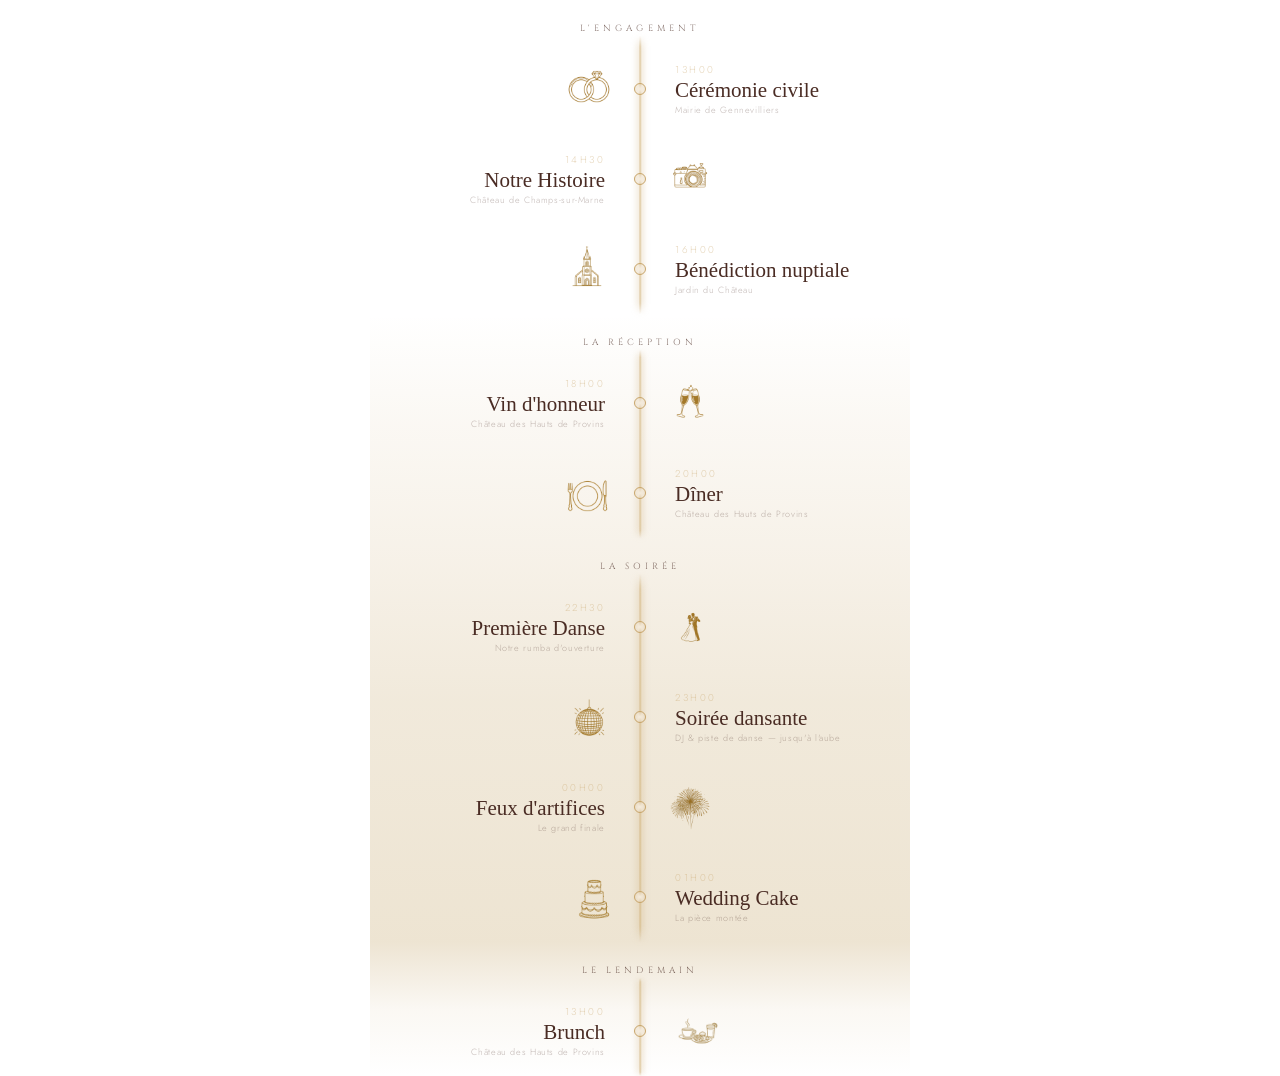
<file: timeline-b-v15c.html>
<!DOCTYPE html>
<html lang="fr">
<head>
<meta charset="UTF-8">
<meta name="viewport" content="width=device-width, initial-scale=1.0, maximum-scale=1.0">
<title>Programme du mariage</title>
<link href="https://fonts.googleapis.com/css2?family=Cinzel:wght@400&family=Jost:wght@200;300&display=swap" rel="stylesheet">
<link href="https://fonts.cdnfonts.com/css/chopin-script" rel="stylesheet">
<style>
*,*::before,*::after{margin:0;padding:0;box-sizing:border-box}
:root{--or:#C8A56A;--or-l:#D4B87A;--brun:#4A2C24}
body{font-family:'Jost',sans-serif;font-weight:200;color:var(--or);overflow-x:hidden;background:transparent}
.tl-page{max-width:540px;margin:0 auto}

.tl-section{position:relative;z-index:1;background:transparent}
.tl-section.s-reception{background:linear-gradient(180deg,transparent,rgba(200,165,106,.08) 50%,rgba(200,165,106,.14))}
.tl-section.s-soiree{background:linear-gradient(180deg,rgba(200,165,106,.14),rgba(185,148,76,.2) 40%,rgba(185,148,76,.25))}
.tl-section.s-lendemain{background:linear-gradient(180deg,rgba(185,148,76,.25),rgba(200,165,106,.08) 50%,transparent)}
.tl-section::before,.tl-section::after{display:none!important}

/* LABEL */
.tl-lbl{
  text-align:center;padding:22px 40px 2px;
  font-family:'Cinzel',serif;font-size:9px;
  letter-spacing:.45em;text-transform:uppercase;
  color:var(--brun);opacity:0;
  transition:opacity .9s ease,transform .9s ease;
  transform:translateY(10px);
}
.tl-lbl.vis{opacity:.65;transform:translateY(0)}

/* WRAP */
.tl-wrap{position:relative;padding:8px 0 0}

/* AXE */
.tl-axis{
  position:absolute;left:50%;top:0;bottom:0;
  width:1.5px;transform:translateX(-50%);
  z-index:1;overflow:visible;
  animation:lB 4s ease-in-out infinite;
}
.tl-axis::before{
  content:'';position:absolute;inset:0;
  background:linear-gradient(180deg,transparent,rgba(200,165,106,.45) 4%,rgba(200,165,106,.45) 96%,transparent);
}
.tl-axis::after{
  content:'';position:absolute;left:-2px;top:0;right:-2px;bottom:0;
  background:linear-gradient(180deg,transparent,rgba(200,165,106,.3) 4%,rgba(200,165,106,.3) 96%,transparent);
  filter:blur(3px);animation:gB 4s ease-in-out infinite;mix-blend-mode:screen;
}
@keyframes lB{0%,100%{width:1.5px;opacity:.7}50%{width:2.5px;opacity:1}}
@keyframes gB{0%,100%{opacity:0}50%{opacity:.8}}

/* GOUTTE */
.drop-wrap{position:absolute;left:50%;top:0;bottom:0;width:0;transform:translateX(-50%);z-index:3;pointer-events:none;overflow:visible}
.drop{
  position:absolute;left:50%;transform:translateX(-50%);
  width:6px;height:6px;border-radius:50%;
  background:radial-gradient(circle,#fff,var(--or-l) 40%,var(--or));
  box-shadow:0 0 8px 3px rgba(200,165,106,.9),0 0 20px 6px rgba(200,165,106,.4);
  animation:dF var(--fd,9s) ease-in-out var(--fde,0s) infinite;opacity:0;
}
.drop::after{
  content:'';position:absolute;left:50%;transform:translateX(-50%);
  top:-22px;width:2px;height:22px;
  background:linear-gradient(transparent,rgba(200,165,106,.55));
  filter:blur(.4px);
}
@keyframes dF{
  0%{top:-3%;opacity:0;transform:translateX(-50%) scale(.4)}
  6%{opacity:1;transform:translateX(-50%) scale(1)}
  92%{opacity:.85}100%{top:103%;opacity:0;transform:translateX(-50%) scale(.6)}
}

/* ════════════════════════════════════════
   ITEM — hauteur FIXE 90px, pas de flex stretch
   Le dot est en position:absolute centré
   ════════════════════════════════════════ */
.tl-item{
  display:grid;
  grid-template-columns:1fr 44px 1fr;
  height:90px;
  padding:0 10px;
  position:relative;z-index:2;opacity:0;
  overflow:visible;
}
.tl-item.l{transform:translateX(-26px)}
.tl-item.r{transform:translateX(26px)}
.tl-item{transition:opacity .85s cubic-bezier(.16,1,.3,1),transform .85s cubic-bezier(.16,1,.3,1)}
.tl-item.vis{opacity:1;transform:translateX(0)}

/* Ordres */
.tl-item.l .col-icon{order:0;display:flex;align-items:center;justify-content:flex-end}
.tl-item.l .col-dot {order:1}
.tl-item.l .col-text{order:2;padding-left:13px;text-align:left}
.tl-item.r .col-text{order:0;padding-right:13px;text-align:right}
.tl-item.r .col-dot {order:1}
.tl-item.r .col-icon{order:2;display:flex;align-items:center;justify-content:flex-start}

/* COL-TEXT : centrage vertical dans la hauteur fixe */
.col-text{
  display:flex;flex-direction:column;
  justify-content:center;
  height:100%;overflow:hidden;
}

/* COL-DOT : absolu parfaitement centré */
.col-dot{
  position:relative;
  height:100%;
}
.dot{
  position:absolute;
  top:50%;left:50%;
  transform:translate(-50%,-50%);
  width:12px;height:12px;border-radius:50%;
  border:1.5px solid var(--or);
  background:radial-gradient(circle,rgba(247,239,227,.95),rgba(200,165,106,.15));
  animation:dB 4s ease-in-out var(--dd,0s) infinite;
  transition:all .4s cubic-bezier(.16,1,.3,1);
  z-index:5;
}
@keyframes dB{
  0%,100%{box-shadow:0 0 0 0 rgba(200,165,106,0),0 0 4px rgba(200,165,106,.2);border-color:rgba(200,165,106,.6)}
  50%{box-shadow:0 0 0 4px rgba(200,165,106,.12),0 0 12px rgba(200,165,106,.55);border-color:rgba(200,165,106,1)}
}
.dot::before,.dot::after{content:'';position:absolute;border-radius:50%;border:.4px solid var(--or);opacity:0}
.dot::before{top:-7px;left:-7px;width:26px;height:26px;animation:rP 2.8s ease-in-out infinite}
.dot::after{top:-13px;left:-13px;width:38px;height:38px;animation:rP 2.8s ease-in-out .9s infinite}
@keyframes rP{0%,100%{transform:scale(.6);opacity:0}50%{transform:scale(1);opacity:.18}}
.dot.lit{
  background:radial-gradient(circle,#fff,var(--or-l) 50%,var(--or));
  border-color:var(--or-l);
  box-shadow:0 0 0 5px rgba(200,165,106,.15),0 0 18px rgba(200,165,106,.85),0 0 34px rgba(200,165,106,.3);
}
.tl-item:hover .dot{
  background:radial-gradient(circle,var(--or-l),var(--or));
  border-color:var(--or-l);
  box-shadow:0 0 0 5px rgba(200,165,106,.12),0 0 20px rgba(200,165,106,.8),0 0 40px rgba(200,165,106,.2);
}
.tl-item:hover .dot::before{animation:none;opacity:.35;transform:scale(1)}
.tl-item:hover .dot::after{animation:none;opacity:.14;transform:scale(1)}

/* ICÔNE */
.icon-img{
  width:56px;height:56px;object-fit:contain;
  opacity:0;transform:scale(.8) rotate(-6deg);
  transition:opacity .7s cubic-bezier(.34,1.56,.64,1),transform .7s cubic-bezier(.34,1.56,.64,1),filter .4s ease;
  transition-delay:.18s;
  position:relative;z-index:1;
}
.tl-item.vis .icon-img{opacity:1;transform:scale(1) rotate(0deg)}
.tl-item:hover .icon-img{
  filter:drop-shadow(0 0 7px rgba(200,165,106,.9)) brightness(1.05);
  transform:scale(1.1) rotate(0deg);
}

/* TEXTES */
.tl-time{font-size:10px;letter-spacing:2.5px;text-transform:uppercase;opacity:.47;margin-bottom:2px;font-weight:300}
.tl-label{
  font-family:'Chopin Script',cursive;
  font-size:21px;font-weight:400;
  line-height:1.1;white-space:nowrap;
  color:var(--brun);
  transition:text-shadow .4s ease;
}
.tl-item:hover .tl-label{text-shadow:0 0 18px rgba(200,165,106,.55)}
.tl-place{font-size:9px;letter-spacing:.07em;color:var(--brun);opacity:.33;margin-top:2px;font-weight:300;line-height:1.3}

::-webkit-scrollbar{width:2px}
::-webkit-scrollbar-thumb{background:rgba(200,165,106,.3)}
</style>
</head>
<body>
<div class="tl-page">

  <div class="tl-section s-engagement">
    <p class="tl-lbl">L'engagement</p>
    <div class="tl-wrap" id="w1">
      <div class="tl-axis"></div>
      <div class="drop-wrap" id="d1"></div>
      
      <div class="tl-item l">
        <div class="col-icon"><img class="icon-img" src="[data-uri]" alt="Cérémonie civile"></div>
        <div class="col-dot"><div class="dot" style="--dd:0s"></div></div>
        <div class="col-text">
          <p class="tl-time">13h00</p>
          <p class="tl-label">Cérémonie civile</p>
          <p class="tl-place">Mairie de Gennevilliers</p>
        </div>
      </div>
      
      <div class="tl-item r">
        <div class="col-text">
          <p class="tl-time">14h30</p>
          <p class="tl-label">Notre Histoire</p>
          <p class="tl-place">Château de Champs-sur-Marne</p>
        </div>
        <div class="col-dot"><div class="dot" style="--dd:0.6s"></div></div>
        <div class="col-icon"><img class="icon-img" src="[data-uri]" alt="Notre Histoire"></div>
      </div>
      
      <div class="tl-item l">
        <div class="col-icon"><img class="icon-img" src="[data-uri]" alt="Bénédiction nuptiale"></div>
        <div class="col-dot"><div class="dot" style="--dd:1.2s"></div></div>
        <div class="col-text">
          <p class="tl-time">16h00</p>
          <p class="tl-label">Bénédiction nuptiale</p>
          <p class="tl-place">Jardin du Château</p>
        </div>
      </div>
    </div>
  </div>

  <div class="tl-section s-reception">
    <p class="tl-lbl">La réception</p>
    <div class="tl-wrap" id="w2">
      <div class="tl-axis"></div>
      <div class="drop-wrap" id="d2"></div>
      
      <div class="tl-item r">
        <div class="col-text">
          <p class="tl-time">18h00</p>
          <p class="tl-label">Vin d'honneur</p>
          <p class="tl-place">Château des Hauts de Provins</p>
        </div>
        <div class="col-dot"><div class="dot" style="--dd:0.3s"></div></div>
        <div class="col-icon"><img class="icon-img" src="[data-uri]" alt="Vin d'honneur"></div>
      </div>
      
      <div class="tl-item l">
        <div class="col-icon"><img class="icon-img" src="[data-uri]" alt="Dîner"></div>
        <div class="col-dot"><div class="dot" style="--dd:0.9s"></div></div>
        <div class="col-text">
          <p class="tl-time">20h00</p>
          <p class="tl-label">Dîner</p>
          <p class="tl-place">Château des Hauts de Provins</p>
        </div>
      </div>
    </div>
  </div>

  <div class="tl-section s-soiree">
    <p class="tl-lbl">La soirée</p>
    <div class="tl-wrap" id="w3">
      <div class="tl-axis"></div>
      <div class="drop-wrap" id="d3"></div>
      
      <div class="tl-item r">
        <div class="col-text">
          <p class="tl-time">22h30</p>
          <p class="tl-label">Première Danse</p>
          <p class="tl-place">Notre rumba d'ouverture</p>
        </div>
        <div class="col-dot"><div class="dot" style="--dd:0s"></div></div>
        <div class="col-icon"><img class="icon-img" src="[data-uri]" alt="Première Danse"></div>
      </div>
      
      <div class="tl-item l">
        <div class="col-icon"><img class="icon-img" src="[data-uri]" alt="Soirée dansante"></div>
        <div class="col-dot"><div class="dot" style="--dd:0.5s"></div></div>
        <div class="col-text">
          <p class="tl-time">23h00</p>
          <p class="tl-label">Soirée dansante</p>
          <p class="tl-place">DJ & piste de danse — jusqu'à l'aube</p>
        </div>
      </div>
      
      <div class="tl-item r">
        <div class="col-text">
          <p class="tl-time">00h00</p>
          <p class="tl-label">Feux d'artifices</p>
          <p class="tl-place">Le grand finale</p>
        </div>
        <div class="col-dot"><div class="dot" style="--dd:1s"></div></div>
        <div class="col-icon"><img class="icon-img" src="[data-uri]" alt="Feux d'artifices"></div>
      </div>
      
      <div class="tl-item l">
        <div class="col-icon"><img class="icon-img" src="[data-uri]" alt="Wedding Cake"></div>
        <div class="col-dot"><div class="dot" style="--dd:1.5s"></div></div>
        <div class="col-text">
          <p class="tl-time">01h00</p>
          <p class="tl-label">Wedding Cake</p>
          <p class="tl-place">La pièce montée</p>
        </div>
      </div>
    </div>
  </div>

  <div class="tl-section s-lendemain">
    <p class="tl-lbl">Le lendemain</p>
    <div class="tl-wrap" id="w4">
      <div class="tl-axis"></div>
      <div class="drop-wrap" id="d4"></div>
      
      <div class="tl-item r">
        <div class="col-text">
          <p class="tl-time">13h00</p>
          <p class="tl-label">Brunch</p>
          <p class="tl-place">Château des Hauts de Provins</p>
        </div>
        <div class="col-dot"><div class="dot" style="--dd:0.2s"></div></div>
        <div class="col-icon"><img class="icon-img" style="width:72px;height:72px" src="[data-uri]" alt="Brunch"></div>
      </div>
    </div>
  </div>

</div>
<script>
const els = document.querySelectorAll('.tl-item,.tl-lbl');
const obs = new IntersectionObserver(entries => {
  entries.forEach(e => {if(e.isIntersecting){e.target.classList.add('vis');obs.unobserve(e.target);}});
},{threshold:0.15,rootMargin:'0px 0px -16px 0px'});
els.forEach(el=>obs.observe(el));
setTimeout(()=>{
  els.forEach((el,i)=>{if(el.getBoundingClientRect().top<window.innerHeight*.92)setTimeout(()=>el.classList.add('vis'),i*100);});
},200);

function mkDrop(dId,wId){
  const c=document.getElementById(dId),w=document.getElementById(wId);
  if(!c||!w)return;
  const d=document.createElement('div');d.className='drop';
  d.style.setProperty('--fd',(8+Math.random()*4)+'s');
  d.style.setProperty('--fde',(Math.random()*4)+'s');
  c.appendChild(d);
  const dots=w.querySelectorAll('.dot');const lit=new Set();
  function ck(){
    const dy=d.getBoundingClientRect(),dY=dy.top+dy.height/2;
    dots.forEach(dot=>{
      const dr=dot.getBoundingClientRect(),dotY=dr.top+dr.height/2;
      if(Math.abs(dY-dotY)<26&&!lit.has(dot)){
        dot.classList.add('lit');lit.add(dot);
        setTimeout(()=>{dot.classList.remove('lit');lit.delete(dot);},700);
      }
    });
    requestAnimationFrame(ck);
  }
  ck();
}
mkDrop('d1','w1');mkDrop('d2','w2');mkDrop('d3','w3');mkDrop('d4','w4');
</script>
</body>
</html>
</file>
